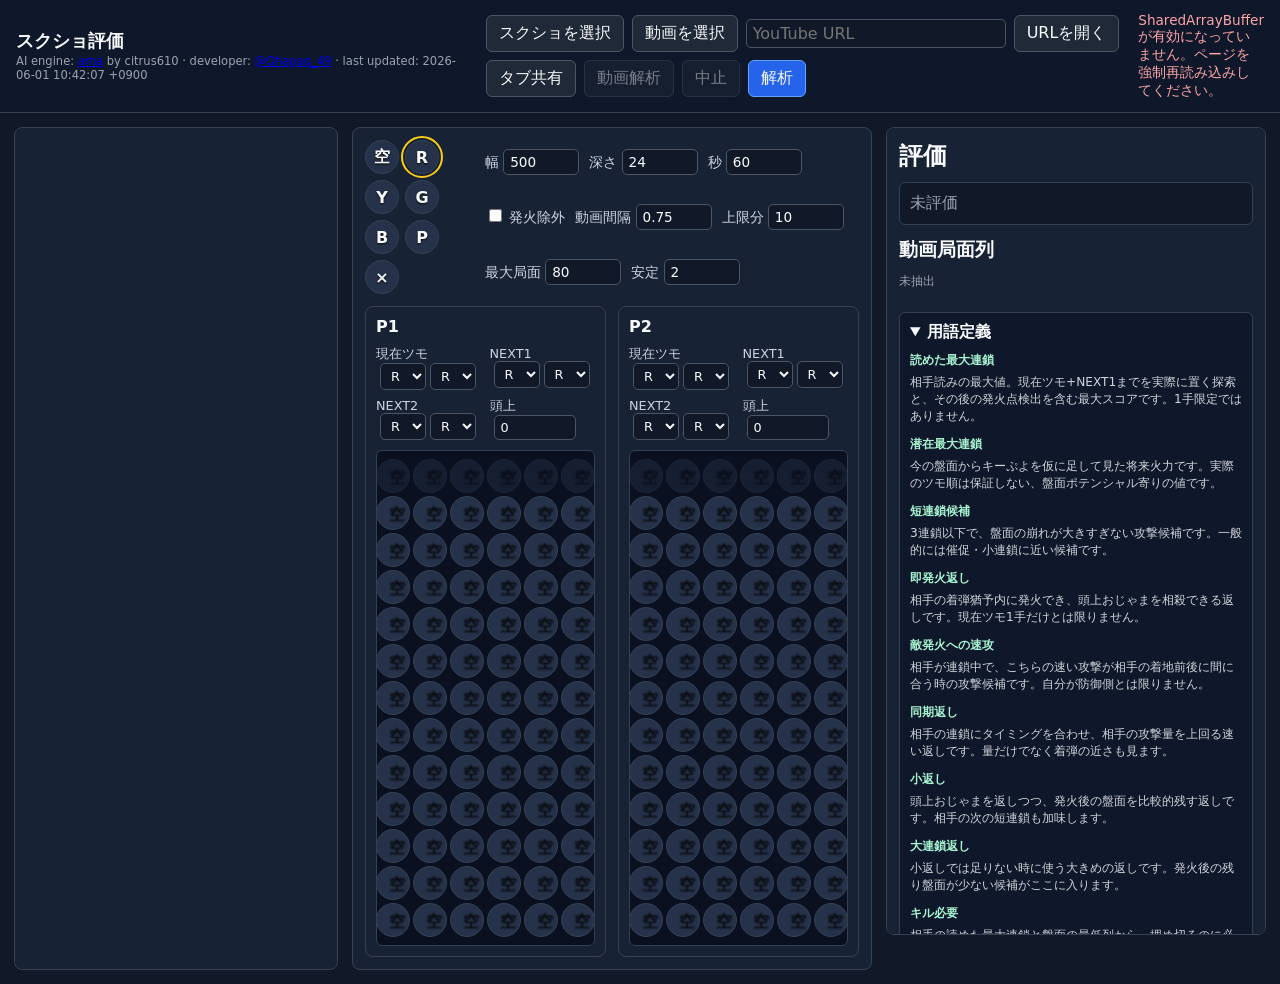
<file: index.html>
<!doctype html>
<html lang="ja">
<head>
  <meta charset="utf-8">
  <meta name="viewport" content="width=device-width, initial-scale=1">
  <title>スクショ評価</title>
  <link rel="stylesheet" href="style.css">
  <script src="coi-serviceworker.js"></script>
</head>
<body>
  <header class="topbar">
    <div class="title-block">
      <h1>スクショ評価</h1>
      <p class="credit">AI engine: <a href="https://github.com/citrus610/ama" target="_blank" rel="noopener">ama</a> by citrus610 · developer: <a href="https://x.com/Qhapaq_49" target="_blank" rel="noopener">@Qhapaq_49</a> · last updated: <span id="build-date">?</span></p>
    </div>
    <div class="actions">
      <label class="file-button">
        <input id="image-input" type="file" accept="image/*">
        スクショを選択
      </label>
      <label class="file-button">
        <input id="video-input" type="file" accept="video/*">
        動画を選択
      </label>
      <input id="youtube-url" class="url-input" type="url" placeholder="YouTube URL" inputmode="url">
      <button id="open-youtube-btn">URLを開く</button>
      <button id="capture-source-btn">タブ共有</button>
      <button id="video-scan-btn" disabled>動画解析</button>
      <button id="video-cancel-btn" disabled>中止</button>
      <button id="analyze-btn" class="primary" disabled>解析</button>
    </div>
    <div id="status" class="status"></div>
  </header>

  <main class="layout">
    <section class="image-pane">
      <img id="preview-image" alt="">
      <video id="preview-video" controls playsinline preload="metadata"></video>
    </section>

    <section class="work-pane">
      <div class="toolbar">
        <div id="palette" class="palette"></div>
        <div class="options">
          <label>幅 <input id="beam-width" type="number" value="500" min="1"></label>
          <label>深さ <input id="beam-depth" type="number" value="24" min="1"></label>
          <label>秒 <input id="eval-timeout" type="number" value="60" min="1"></label>
          <label><input id="no-fire" type="checkbox"> 発火除外</label>
          <label>動画間隔 <input id="video-step" type="number" value="0.75" min="0.25" max="5" step="0.25"></label>
          <label>上限分 <input id="video-limit-min" type="number" value="10" min="1" max="120"></label>
          <label>最大局面 <input id="video-max-states" type="number" value="80" min="1" max="1000"></label>
          <label>安定 <input id="video-stable-frames" type="number" value="2" min="1" max="5"></label>
        </div>
      </div>

      <div class="players">
        <section class="player" data-player="p1">
          <h2>P1</h2>
          <div class="meta">
            <label>現在ツモ <span class="pair-editor" data-role="current"></span></label>
            <label>NEXT1 <span class="pair-editor" data-role="next0"></span></label>
            <label>NEXT2 <span class="pair-editor" data-role="next1"></span></label>
            <label>頭上 <input class="garbage-input" type="number" min="0" value="0"></label>
          </div>
          <div class="board" data-player="p1"></div>
        </section>

        <section class="player" data-player="p2">
          <h2>P2</h2>
          <div class="meta">
            <label>現在ツモ <span class="pair-editor" data-role="current"></span></label>
            <label>NEXT1 <span class="pair-editor" data-role="next0"></span></label>
            <label>NEXT2 <span class="pair-editor" data-role="next1"></span></label>
            <label>頭上 <input class="garbage-input" type="number" min="0" value="0"></label>
          </div>
          <div class="board" data-player="p2"></div>
        </section>
      </div>
    </section>

    <aside class="result-pane">
      <h2>評価</h2>
      <div id="eval-summary" class="eval-summary muted">未評価</div>
      <section class="video-trace">
        <h3>動画局面列</h3>
        <div id="video-state-summary" class="video-state-summary muted">未抽出</div>
        <ol id="video-states" class="video-states"></ol>
      </section>
      <details class="terms" open>
        <summary>用語定義</summary>
        <dl id="term-definitions"></dl>
      </details>
      <section>
        <h3>P1判断過程</h3>
        <div id="p1-strategy" class="strategy-list muted">未評価</div>
      </section>
      <section>
        <h3>P2判断過程</h3>
        <div id="p2-strategy" class="strategy-list muted">未評価</div>
      </section>
      <section>
        <h3>P1候補</h3>
        <ol id="p1-candidates" class="candidates"></ol>
      </section>
      <section>
        <h3>P2候補</h3>
        <ol id="p2-candidates" class="candidates"></ol>
      </section>
      <section>
        <h3>メモ</h3>
        <pre id="messages" class="messages"></pre>
      </section>
    </aside>
  </main>

  <script src="build-info.js"></script>
  <script src="screen-reader.js"></script>
  <script src="app.js"></script>
</body>
</html>
</file>
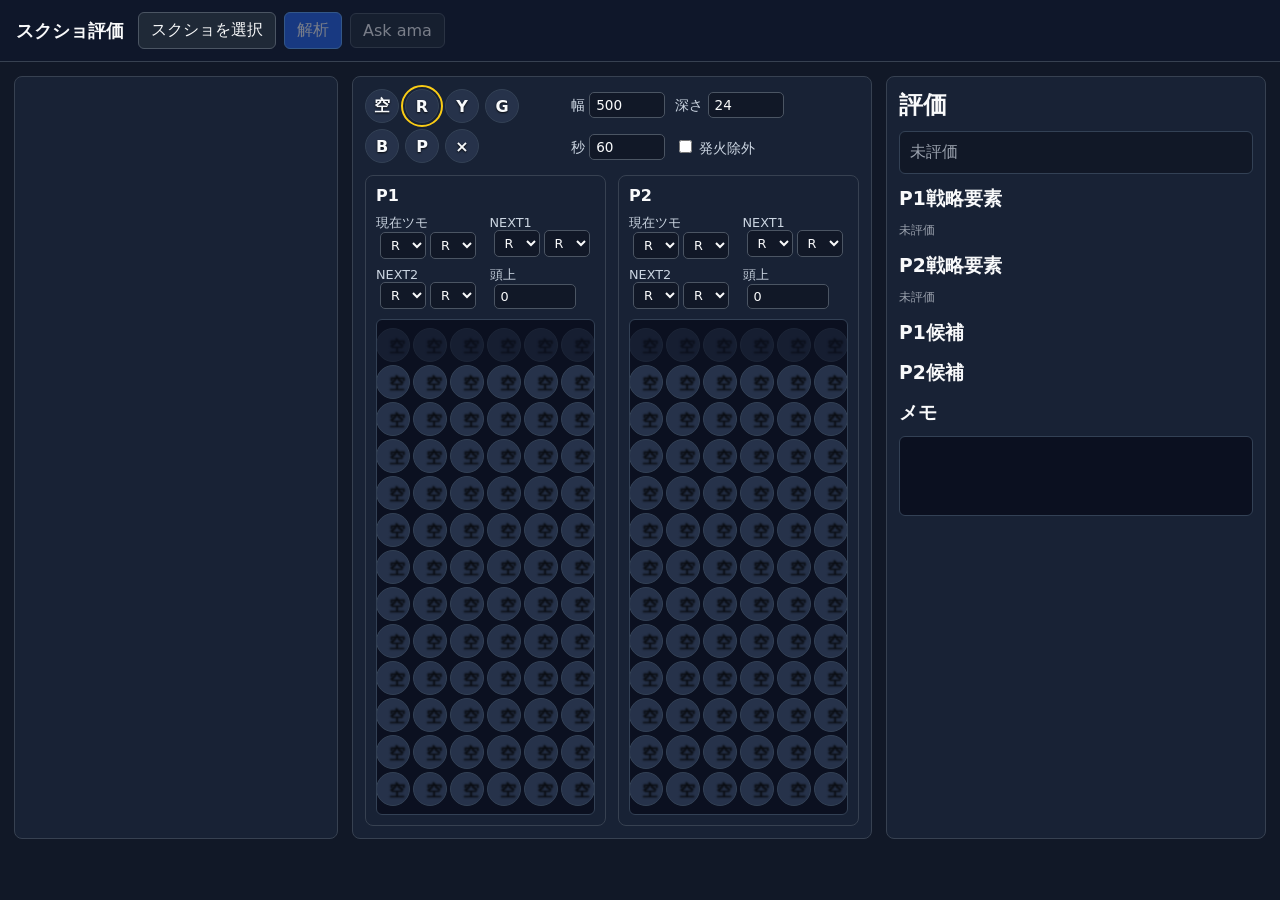
<file: screenshot_eval/static/index.html>
<!doctype html>
<html lang="ja">
<head>
  <meta charset="utf-8">
  <meta name="viewport" content="width=device-width, initial-scale=1">
  <title>スクショ評価</title>
  <link rel="stylesheet" href="style.css">
</head>
<body>
  <header class="topbar">
    <h1>スクショ評価</h1>
    <div class="actions">
      <label class="file-button">
        <input id="image-input" type="file" accept="image/*">
        スクショを選択
      </label>
      <button id="analyze-btn" class="primary" disabled>解析</button>
      <button id="ask-btn" disabled>Ask ama</button>
    </div>
    <div id="status" class="status"></div>
  </header>

  <main class="layout">
    <section class="image-pane">
      <img id="preview-image" alt="">
    </section>

    <section class="work-pane">
      <div class="toolbar">
        <div id="palette" class="palette"></div>
        <div class="options">
          <label>幅 <input id="beam-width" type="number" value="500" min="1"></label>
          <label>深さ <input id="beam-depth" type="number" value="24" min="1"></label>
          <label>秒 <input id="eval-timeout" type="number" value="60" min="1"></label>
          <label><input id="no-fire" type="checkbox"> 発火除外</label>
        </div>
      </div>

      <div class="players">
        <section class="player" data-player="p1">
          <h2>P1</h2>
          <div class="meta">
            <label>現在ツモ <span class="pair-editor" data-role="current"></span></label>
            <label>NEXT1 <span class="pair-editor" data-role="next0"></span></label>
            <label>NEXT2 <span class="pair-editor" data-role="next1"></span></label>
            <label>頭上 <input class="garbage-input" type="number" min="0" value="0"></label>
          </div>
          <div class="board" data-player="p1"></div>
        </section>

        <section class="player" data-player="p2">
          <h2>P2</h2>
          <div class="meta">
            <label>現在ツモ <span class="pair-editor" data-role="current"></span></label>
            <label>NEXT1 <span class="pair-editor" data-role="next0"></span></label>
            <label>NEXT2 <span class="pair-editor" data-role="next1"></span></label>
            <label>頭上 <input class="garbage-input" type="number" min="0" value="0"></label>
          </div>
          <div class="board" data-player="p2"></div>
        </section>
      </div>
    </section>

    <aside class="result-pane">
      <h2>評価</h2>
      <div id="eval-summary" class="eval-summary muted">未評価</div>
      <section>
        <h3>P1戦略要素</h3>
        <div id="p1-strategy" class="strategy-list muted">未評価</div>
      </section>
      <section>
        <h3>P2戦略要素</h3>
        <div id="p2-strategy" class="strategy-list muted">未評価</div>
      </section>
      <section>
        <h3>P1候補</h3>
        <ol id="p1-candidates" class="candidates"></ol>
      </section>
      <section>
        <h3>P2候補</h3>
        <ol id="p2-candidates" class="candidates"></ol>
      </section>
      <section>
        <h3>メモ</h3>
        <pre id="messages" class="messages"></pre>
      </section>
    </aside>
  </main>

  <script src="app.js"></script>
</body>
</html>
</file>
<file: style.css>
*,
*::before,
*::after {
  box-sizing: border-box;
}

body {
  margin: 0;
  min-height: 100vh;
  background: #111827;
  color: #e5e7eb;
  font-family: system-ui, -apple-system, BlinkMacSystemFont, "Segoe UI", sans-serif;
}

button,
input,
select {
  font: inherit;
}

button,
.file-button {
  border: 1px solid #4b5563;
  background: #1f2937;
  color: #f9fafb;
  border-radius: 6px;
  padding: 7px 12px;
  cursor: pointer;
}

button:disabled {
  opacity: 0.45;
  cursor: not-allowed;
}

button.primary {
  background: #2563eb;
  border-color: #60a5fa;
}

.file-button input {
  display: none;
}

.topbar {
  display: grid;
  grid-template-columns: auto auto 1fr;
  align-items: center;
  gap: 14px;
  padding: 12px 16px;
  border-bottom: 1px solid #374151;
  background: #0f172a;
}

.title-block {
  display: grid;
  gap: 2px;
}

.topbar h1 {
  margin: 0;
  font-size: 1.1rem;
  color: #f9fafb;
}

.credit {
  margin: 0;
  color: #9ca3af;
  font-size: 0.72rem;
  line-height: 1.2;
}

.actions {
  display: flex;
  gap: 8px;
  align-items: center;
  flex-wrap: wrap;
}

.url-input {
  width: min(260px, 34vw);
}

.status {
  justify-self: end;
  min-height: 1.2em;
  color: #9ca3af;
  font-size: 0.85rem;
}

.status.error {
  color: #fca5a5;
}

.layout {
  display: grid;
  grid-template-columns: minmax(260px, 32vw) minmax(520px, 1fr) 380px;
  gap: 14px;
  padding: 14px;
}

.image-pane,
.work-pane,
.result-pane,
.player {
  border: 1px solid #374151;
  background: #182235;
  border-radius: 8px;
}

.image-pane {
  min-height: 300px;
  overflow: auto;
  display: flex;
  align-items: flex-start;
  justify-content: center;
  padding: 10px;
}

#preview-image,
#preview-video {
  max-width: 100%;
  height: auto;
  display: none;
}

#preview-video {
  width: 100%;
  background: #020617;
}

.work-pane {
  padding: 12px;
}

.toolbar {
  display: flex;
  justify-content: space-between;
  gap: 12px;
  margin-bottom: 12px;
}

.palette {
  display: flex;
  gap: 6px;
  flex-wrap: wrap;
}

.palette button {
  width: 34px;
  height: 34px;
  padding: 0;
  display: grid;
  place-items: center;
  font-weight: 800;
}

.palette button.active {
  outline: 2px solid #facc15;
  outline-offset: 2px;
}

.options {
  display: flex;
  gap: 10px;
  align-items: center;
  flex-wrap: wrap;
  color: #cbd5e1;
  font-size: 0.85rem;
}

.options input[type="number"] {
  width: 76px;
}

input,
select {
  background: #111827;
  border: 1px solid #4b5563;
  color: #f9fafb;
  border-radius: 5px;
  padding: 4px 6px;
}

.players {
  display: grid;
  grid-template-columns: repeat(2, minmax(240px, 1fr));
  gap: 12px;
}

.player {
  padding: 10px;
}

.player h2,
.result-pane h2,
.result-pane h3 {
  margin: 0 0 10px;
  color: #f9fafb;
}

.player h2 {
  font-size: 1rem;
}

.meta {
  display: grid;
  grid-template-columns: repeat(2, minmax(0, 1fr));
  gap: 8px;
  margin-bottom: 10px;
  font-size: 0.8rem;
  color: #cbd5e1;
}

.pair-editor {
  display: inline-flex;
  gap: 4px;
  margin-left: 4px;
}

.pair-editor select {
  width: 46px;
}

.garbage-input {
  width: 82px;
  margin-left: 4px;
}

.board {
  display: grid;
  grid-template-columns: repeat(6, 34px);
  grid-template-rows: repeat(13, 34px);
  gap: 3px;
  justify-content: center;
  padding: 8px;
  background: #0b1020;
  border: 1px solid #334155;
  border-radius: 6px;
}

.cell,
.palette button {
  border-radius: 50%;
  border: 1px solid #334155;
  background: #26324a;
  color: #f8fafc;
  text-align: center;
  text-shadow: 0 1px 2px rgba(0, 0, 0, 0.85);
}

.cell {
  width: 34px;
  height: 34px;
  display: grid;
  place-items: center;
  font-weight: 800;
  cursor: pointer;
}

.cell.hidden-row {
  opacity: 0.42;
}

.color-empty {
  background: #26324a;
  color: transparent;
}

.color-R { background: radial-gradient(circle at 35% 35%, #ff7272, #b91c1c); }
.color-Y { background: radial-gradient(circle at 35% 35%, #fde047, #d97706); color: #111827; text-shadow: none; }
.color-G { background: radial-gradient(circle at 35% 35%, #86efac, #16a34a); }
.color-B { background: radial-gradient(circle at 35% 35%, #93c5fd, #2563eb); }
.color-P { background: radial-gradient(circle at 35% 35%, #c084fc, #7e22ce); }
.color-garbage { background: radial-gradient(circle at 35% 35%, #f1f5f9, #64748b); color: #111827; text-shadow: none; }

.result-pane {
  padding: 12px;
  overflow: auto;
  max-height: calc(100vh - 92px);
}

.eval-summary {
  padding: 10px;
  margin-bottom: 12px;
  border: 1px solid #334155;
  border-radius: 6px;
  background: #111827;
  font-weight: 700;
}

.terms {
  margin-bottom: 14px;
  border: 1px solid #334155;
  border-radius: 6px;
  background: #0f172a;
}

.terms summary {
  cursor: pointer;
  padding: 9px 10px;
  color: #f8fafc;
  font-weight: 800;
}

.terms dl {
  display: grid;
  gap: 5px;
  margin: 0;
  padding: 0 10px 10px;
}

.terms dt {
  color: #a7f3d0;
  font-size: 0.78rem;
  font-weight: 800;
}

.terms dd {
  margin: 0 0 6px;
  color: #d1d5db;
  font-size: 0.76rem;
  line-height: 1.4;
}

.muted {
  color: #9ca3af;
  font-weight: 500;
}

.candidates {
  margin: 0 0 14px;
  padding-left: 24px;
}

.candidates li {
  margin-bottom: 6px;
  color: #dbeafe;
}

.video-trace {
  margin-bottom: 14px;
}

.video-state-summary {
  margin-bottom: 8px;
  font-size: 0.78rem;
}

.video-states {
  display: grid;
  gap: 6px;
  max-height: 260px;
  overflow: auto;
  margin: 0;
  padding: 0;
  list-style: none;
}

.video-state {
  display: grid;
  grid-template-columns: minmax(0, 1fr) auto;
  gap: 8px;
  align-items: center;
  padding: 8px;
  border: 1px solid #334155;
  border-radius: 6px;
  background: #0f172a;
  font-size: 0.78rem;
}

.video-state.active {
  border-color: #60a5fa;
}

.video-state strong,
.video-state small {
  display: block;
  overflow-wrap: anywhere;
}

.video-state small {
  color: #9ca3af;
  margin-top: 2px;
}

.video-state.done strong {
  color: #bbf7d0;
}

.video-state.error strong {
  color: #fecaca;
}

.video-state.queued strong,
.video-state.evaluating strong {
  color: #fde68a;
}

.video-state.canceled strong {
  color: #cbd5e1;
}

.video-state button {
  padding: 5px 8px;
}

.strategy-list {
  display: grid;
  gap: 6px;
  margin-bottom: 14px;
  font-size: 0.78rem;
}

.strategy-heading {
  margin-top: 7px;
  color: #f8fafc;
  font-weight: 800;
  letter-spacing: 0;
}

.strategy-heading:first-child {
  margin-top: 0;
}

.strategy-row {
  display: grid;
  grid-template-columns: 92px minmax(0, 1fr);
  gap: 8px;
  align-items: start;
  padding: 7px 8px;
  border: 1px solid #334155;
  border-radius: 6px;
  background: #0f172a;
}

.decision-card {
  display: grid;
  gap: 6px;
  padding: 10px;
  border: 1px solid #facc15;
  border-radius: 6px;
  background: #111827;
}

.decision-title {
  color: #fef3c7;
  font-weight: 800;
}

.decision-card p {
  margin: 0;
  color: #e5e7eb;
  line-height: 1.45;
}

.strategy-row span {
  color: #a7f3d0;
}

.strategy-value {
  display: grid;
  gap: 3px;
  min-width: 0;
}

.strategy-row strong {
  color: #e5e7eb;
  font-weight: 650;
  overflow-wrap: anywhere;
}

.strategy-row small {
  color: #9ca3af;
  line-height: 1.35;
  overflow-wrap: anywhere;
}

.strategy-row.important {
  border-color: #facc15;
}

.messages {
  white-space: pre-wrap;
  word-break: break-word;
  min-height: 80px;
  margin: 0;
  padding: 8px;
  background: #0b1020;
  border: 1px solid #334155;
  border-radius: 6px;
  color: #cbd5e1;
  font-size: 0.78rem;
}

@media (max-width: 1120px) {
  .layout {
    grid-template-columns: 1fr;
  }

  .result-pane {
    max-height: none;
  }
}

@media (max-width: 640px) {
  .topbar {
    grid-template-columns: 1fr;
  }

  .status {
    justify-self: start;
  }

  .players {
    grid-template-columns: 1fr;
  }

  .toolbar {
    flex-direction: column;
  }

  .url-input {
    width: 100%;
  }
}
</file>
<file: screenshot_eval/static/style.css>
*,
*::before,
*::after {
  box-sizing: border-box;
}

body {
  margin: 0;
  min-height: 100vh;
  background: #111827;
  color: #e5e7eb;
  font-family: system-ui, -apple-system, BlinkMacSystemFont, "Segoe UI", sans-serif;
}

button,
input,
select {
  font: inherit;
}

button,
.file-button {
  border: 1px solid #4b5563;
  background: #1f2937;
  color: #f9fafb;
  border-radius: 6px;
  padding: 7px 12px;
  cursor: pointer;
}

button:disabled {
  opacity: 0.45;
  cursor: not-allowed;
}

button.primary {
  background: #2563eb;
  border-color: #60a5fa;
}

.file-button input {
  display: none;
}

.topbar {
  display: grid;
  grid-template-columns: auto auto 1fr;
  align-items: center;
  gap: 14px;
  padding: 12px 16px;
  border-bottom: 1px solid #374151;
  background: #0f172a;
}

.topbar h1 {
  margin: 0;
  font-size: 1.1rem;
  color: #f9fafb;
}

.actions {
  display: flex;
  gap: 8px;
  align-items: center;
}

.status {
  justify-self: end;
  min-height: 1.2em;
  color: #9ca3af;
  font-size: 0.85rem;
}

.status.error {
  color: #fca5a5;
}

.layout {
  display: grid;
  grid-template-columns: minmax(260px, 32vw) minmax(520px, 1fr) 380px;
  gap: 14px;
  padding: 14px;
}

.image-pane,
.work-pane,
.result-pane,
.player {
  border: 1px solid #374151;
  background: #182235;
  border-radius: 8px;
}

.image-pane {
  min-height: 300px;
  overflow: auto;
  display: flex;
  align-items: flex-start;
  justify-content: center;
  padding: 10px;
}

#preview-image {
  max-width: 100%;
  height: auto;
  display: none;
}

.work-pane {
  padding: 12px;
}

.toolbar {
  display: flex;
  justify-content: space-between;
  gap: 12px;
  margin-bottom: 12px;
}

.palette {
  display: flex;
  gap: 6px;
  flex-wrap: wrap;
}

.palette button {
  width: 34px;
  height: 34px;
  padding: 0;
  display: grid;
  place-items: center;
  font-weight: 800;
}

.palette button.active {
  outline: 2px solid #facc15;
  outline-offset: 2px;
}

.options {
  display: flex;
  gap: 10px;
  align-items: center;
  flex-wrap: wrap;
  color: #cbd5e1;
  font-size: 0.85rem;
}

.options input[type="number"] {
  width: 76px;
}

input,
select {
  background: #111827;
  border: 1px solid #4b5563;
  color: #f9fafb;
  border-radius: 5px;
  padding: 4px 6px;
}

.players {
  display: grid;
  grid-template-columns: repeat(2, minmax(240px, 1fr));
  gap: 12px;
}

.player {
  padding: 10px;
}

.player h2,
.result-pane h2,
.result-pane h3 {
  margin: 0 0 10px;
  color: #f9fafb;
}

.player h2 {
  font-size: 1rem;
}

.meta {
  display: grid;
  grid-template-columns: repeat(2, minmax(0, 1fr));
  gap: 8px;
  margin-bottom: 10px;
  font-size: 0.8rem;
  color: #cbd5e1;
}

.pair-editor {
  display: inline-flex;
  gap: 4px;
  margin-left: 4px;
}

.pair-editor select {
  width: 46px;
}

.garbage-input {
  width: 82px;
  margin-left: 4px;
}

.board {
  display: grid;
  grid-template-columns: repeat(6, 34px);
  grid-template-rows: repeat(13, 34px);
  gap: 3px;
  justify-content: center;
  padding: 8px;
  background: #0b1020;
  border: 1px solid #334155;
  border-radius: 6px;
}

.cell,
.palette button {
  border-radius: 50%;
  border: 1px solid #334155;
  background: #26324a;
  color: #f8fafc;
  text-align: center;
  text-shadow: 0 1px 2px rgba(0, 0, 0, 0.85);
}

.cell {
  width: 34px;
  height: 34px;
  display: grid;
  place-items: center;
  font-weight: 800;
  cursor: pointer;
}

.cell.hidden-row {
  opacity: 0.42;
}

.color-empty {
  background: #26324a;
  color: transparent;
}

.color-R { background: radial-gradient(circle at 35% 35%, #ff7272, #b91c1c); }
.color-Y { background: radial-gradient(circle at 35% 35%, #fde047, #d97706); color: #111827; text-shadow: none; }
.color-G { background: radial-gradient(circle at 35% 35%, #86efac, #16a34a); }
.color-B { background: radial-gradient(circle at 35% 35%, #93c5fd, #2563eb); }
.color-P { background: radial-gradient(circle at 35% 35%, #c084fc, #7e22ce); }
.color-garbage { background: radial-gradient(circle at 35% 35%, #f1f5f9, #64748b); color: #111827; text-shadow: none; }

.result-pane {
  padding: 12px;
  overflow: auto;
  max-height: calc(100vh - 92px);
}

.eval-summary {
  padding: 10px;
  margin-bottom: 12px;
  border: 1px solid #334155;
  border-radius: 6px;
  background: #111827;
  font-weight: 700;
}

.muted {
  color: #9ca3af;
  font-weight: 500;
}

.candidates {
  margin: 0 0 14px;
  padding-left: 24px;
}

.candidates li {
  margin-bottom: 6px;
  color: #dbeafe;
}

.strategy-list {
  display: grid;
  gap: 6px;
  margin-bottom: 14px;
  font-size: 0.78rem;
}

.strategy-heading {
  margin-top: 7px;
  color: #f8fafc;
  font-weight: 800;
  letter-spacing: 0;
}

.strategy-heading:first-child {
  margin-top: 0;
}

.strategy-row {
  display: grid;
  grid-template-columns: 92px minmax(0, 1fr);
  gap: 8px;
  align-items: start;
  padding: 7px 8px;
  border: 1px solid #334155;
  border-radius: 6px;
  background: #0f172a;
}

.strategy-row span {
  color: #a7f3d0;
}

.strategy-row strong {
  color: #e5e7eb;
  font-weight: 650;
  overflow-wrap: anywhere;
}

.strategy-row.important {
  border-color: #facc15;
}

.messages {
  white-space: pre-wrap;
  word-break: break-word;
  min-height: 80px;
  margin: 0;
  padding: 8px;
  background: #0b1020;
  border: 1px solid #334155;
  border-radius: 6px;
  color: #cbd5e1;
  font-size: 0.78rem;
}

@media (max-width: 1120px) {
  .layout {
    grid-template-columns: 1fr;
  }

  .result-pane {
    max-height: none;
  }
}

@media (max-width: 640px) {
  .topbar {
    grid-template-columns: 1fr;
  }

  .status {
    justify-self: start;
  }

  .players {
    grid-template-columns: 1fr;
  }

  .toolbar {
    flex-direction: column;
  }
}
</file>
